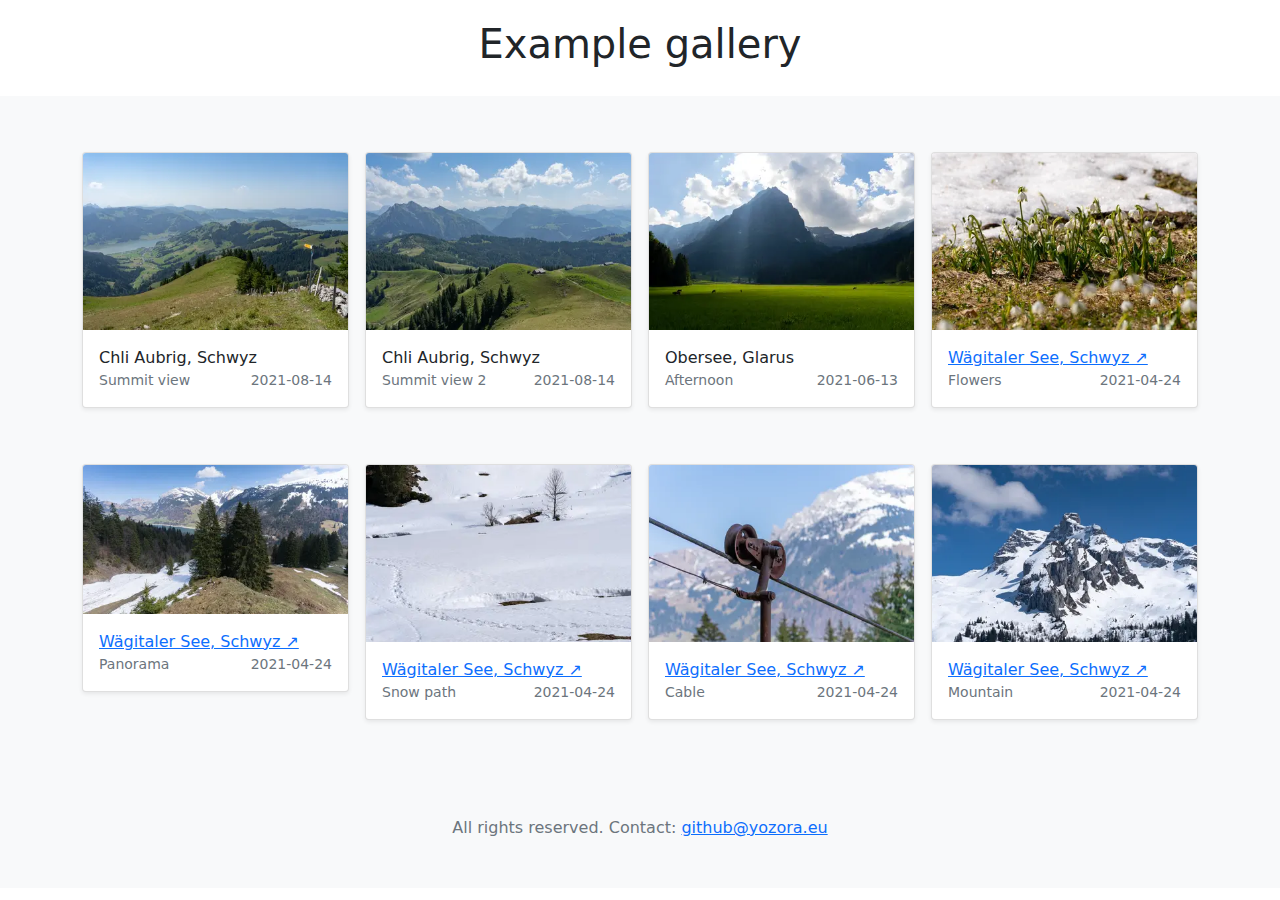
<file: index.html>
<!DOCTYPE html>
<html lang="en-US">

<head>
  <meta charset="utf-8">
  <meta name="viewport" content="width=device-width, initial-scale=1">
  <link href="css/bootstrap.min.css" rel="stylesheet">
  <link href="css/basicLightbox.min.css" rel="stylesheet">
  <link href="css/style.css" rel="stylesheet">
  <title>Example gallery</title>
</head>

<body>
  <main>

    <section class="py-1 text-center container">
      <div class="row py-lg-3">
        <div class="col-lg-6 col-md-8 mx-auto">
          <h1 class="fw-light">Example gallery</h1>
        </div>
      </div>
    </section>

    <div class="album py-5 bg-light">
      <div class="container">
        <div class="row row-cols-1 row-cols-sm-2 row-cols-md-3 row-cols-lg-4 gx-3 gy-5">
          <div class="col">
            <h2>
            </h2>
            <div class="card shadow-sm">
              <a href="img/2021-08-14-chli-aubrig-schwyz-summit-view.webp" onclick="return openLightbox('img/2021-08-14-chli-aubrig-schwyz-summit-view.webp')"><img class="card-img-top"
                  src="thumbnails/small/2021-08-14-chli-aubrig-schwyz-summit-view.webp"></a>
              <div class="card-body">
                Chli Aubrig, Schwyz
                <div class="d-flex justify-content-between align-items-center">
                  <small class="text-muted">Summit view</small>
                  <small class="text-muted">2021-08-14</small>
                </div>
              </div>
            </div>
          </div>
          <div class="col">
            <h2>
            </h2>
            <div class="card shadow-sm">
              <a href="img/2021-08-14-chli-aubrig-schwyz-summit-view-2.webp" onclick="return openLightbox('img/2021-08-14-chli-aubrig-schwyz-summit-view-2.webp')"><img class="card-img-top"
                  src="thumbnails/small/2021-08-14-chli-aubrig-schwyz-summit-view-2.webp"></a>
              <div class="card-body">
                Chli Aubrig, Schwyz
                <div class="d-flex justify-content-between align-items-center">
                  <small class="text-muted">Summit view 2</small>
                  <small class="text-muted">2021-08-14</small>
                </div>
              </div>
            </div>
          </div>
          <div class="col">
            <h2>
            </h2>
            <div class="card shadow-sm">
              <a href="img/2021-06-13-obersee-glarus-afternoon.webp" onclick="return openLightbox('img/2021-06-13-obersee-glarus-afternoon.webp')"><img class="card-img-top"
                  src="thumbnails/small/2021-06-13-obersee-glarus-afternoon.webp"></a>
              <div class="card-body">
                Obersee, Glarus
                <div class="d-flex justify-content-between align-items-center">
                  <small class="text-muted">Afternoon</small>
                  <small class="text-muted">2021-06-13</small>
                </div>
              </div>
            </div>
          </div>
          <div class="col">
            <h2>
            </h2>
            <div class="card shadow-sm">
              <a href="img/2021-04-24-wagitaler-see-schwyz-flowers.webp" onclick="return openLightbox('img/2021-04-24-wagitaler-see-schwyz-flowers.webp')"><img class="card-img-top"
                  src="thumbnails/small/2021-04-24-wagitaler-see-schwyz-flowers.webp"></a>
              <div class="card-body">
                <a href="html/2021-04-24-wagitaler-see-schwyz.html">Wägitaler See, Schwyz ↗</a>
                <div class="d-flex justify-content-between align-items-center">
                  <small class="text-muted">Flowers</small>
                  <small class="text-muted">2021-04-24</small>
                </div>
              </div>
            </div>
          </div>
          <div class="col">
            <h2>
            </h2>
            <div class="card shadow-sm">
              <a href="img/2021-04-24-wagitaler-see-schwyz-panorama.webp" onclick="return openLightbox('img/2021-04-24-wagitaler-see-schwyz-panorama.webp')"><img class="card-img-top"
                  src="thumbnails/small/2021-04-24-wagitaler-see-schwyz-panorama.webp"></a>
              <div class="card-body">
                <a href="html/2021-04-24-wagitaler-see-schwyz.html">Wägitaler See, Schwyz ↗</a>
                <div class="d-flex justify-content-between align-items-center">
                  <small class="text-muted">Panorama</small>
                  <small class="text-muted">2021-04-24</small>
                </div>
              </div>
            </div>
          </div>
          <div class="col">
            <h2>
            </h2>
            <div class="card shadow-sm">
              <a href="img/2021-04-24-wagitaler-see-schwyz-snow-path.webp" onclick="return openLightbox('img/2021-04-24-wagitaler-see-schwyz-snow-path.webp')"><img class="card-img-top"
                  src="thumbnails/small/2021-04-24-wagitaler-see-schwyz-snow-path.webp"></a>
              <div class="card-body">
                <a href="html/2021-04-24-wagitaler-see-schwyz.html">Wägitaler See, Schwyz ↗</a>
                <div class="d-flex justify-content-between align-items-center">
                  <small class="text-muted">Snow path</small>
                  <small class="text-muted">2021-04-24</small>
                </div>
              </div>
            </div>
          </div>
          <div class="col">
            <h2>
            </h2>
            <div class="card shadow-sm">
              <a href="img/2021-04-24-wagitaler-see-schwyz-cable.webp" onclick="return openLightbox('img/2021-04-24-wagitaler-see-schwyz-cable.webp')"><img class="card-img-top"
                  src="thumbnails/small/2021-04-24-wagitaler-see-schwyz-cable.webp"></a>
              <div class="card-body">
                <a href="html/2021-04-24-wagitaler-see-schwyz.html">Wägitaler See, Schwyz ↗</a>
                <div class="d-flex justify-content-between align-items-center">
                  <small class="text-muted">Cable</small>
                  <small class="text-muted">2021-04-24</small>
                </div>
              </div>
            </div>
          </div>
          <div class="col">
            <h2>
            </h2>
            <div class="card shadow-sm">
              <a href="img/2021-04-24-wagitaler-see-schwyz-mountain.webp" onclick="return openLightbox('img/2021-04-24-wagitaler-see-schwyz-mountain.webp')"><img class="card-img-top"
                  src="thumbnails/small/2021-04-24-wagitaler-see-schwyz-mountain.webp"></a>
              <div class="card-body">
                <a href="html/2021-04-24-wagitaler-see-schwyz.html">Wägitaler See, Schwyz ↗</a>
                <div class="d-flex justify-content-between align-items-center">
                  <small class="text-muted">Mountain</small>
                  <small class="text-muted">2021-04-24</small>
                </div>
              </div>
            </div>
          </div>
        </div>
      </div>
    </div>

  </main>

  <footer class="bd-footer text-muted bg-light">
    <div class="container-fluid p-5">
      <div class="row justify-content-center">
        <div class="col-auto">
          All rights reserved. Contact: <a href="mailto:github@yozora.eu">github@yozora.eu</a>
        </div>
      </div>
    </div>
  </footer>

  <script src="js/bootstrap.bundle.min.js"></script>
  <script src="js/basicLightbox.min.js"></script>
  <script src="js/wheel-zoom.min.js"></script>
  <script>
    function initLightbox(images) {
      openLightbox = () => { };
      // The lightbox doesn't work well on small devices.
      if (document.documentElement.clientWidth < 700) {
        return;
      }

      let zoomscript = null;
      const lightbox = basicLightbox.create(`
  <div id="lightboxoutercontainer">
    <div id="lightboxclose">❌</div>
    <div id="lightboxtitle"></div>
    <div id="lightboximagecontainer" onclick="closeLightbox()">
      <img id="lightboximage" onclick="event.stopPropagation()">
    </div>
    <div class="lightboxarrow" id="lightboxarrowright" onclick="openNextImage()">►</div>
    <div class="lightboxarrow" id="lightboxarrowleft" onclick="openPreviousImage()">◄</div>
  </div>
  `, {
        onShow: (lightbox) => {
          lightbox.element().querySelector('#lightboxclose').onclick = lightbox.close
          if (zoomscript) {
            zoomscript.destroy();
          }
          zoomscript = WZoom.create(lightbox.element().querySelector('#lightboximage'), {
            smoothTime: 0.1,
            smoothTimeDrag: 0,
            maxScale: 1.5,
            speed: 1.3,
            zoomOnClick: false,
          });
        },
        onClose: () => history.replaceState(null, '', '#'),
      })

      let currentImageIndex = 0;
      let nextImagePreloaded = -1;
      let preloadedImg = new Image();
      const imageContainer = lightbox.element().querySelector('#lightboximage');
      // Disable dragging, it interferes with the panning from the zoom script.
      imageContainer.ondragstart = () => { return false; };
      imageContainer.onload = () => {
        zoomscript.prepare();
        imageContainer.style.filter = '';
        imageContainer.style.visibility = 'visible';
        // Preload next image
        if (currentImageIndex < images.length - 1) {
          preloadedImg.src = '';
          preloadedImg.onload = () => { nextImagePreloaded = currentImageIndex + 1; }
          preloadedImg.src = images[currentImageIndex + 1].url;
        }
      }
      window.onresize = () => { zoomscript.prepare(); };

      const newImg = new Image();
      newImg.onload = () => {
        imageContainer.style.visibility = 'hidden';  // Minimize flickering
        imageContainer.src = newImg.src;
      }
      function updateLightboxImage() {
        // Update the title immediately for responsiveness.
        lightbox.element().querySelector('#lightboxtitle').textContent = images[currentImageIndex].title;

        // Load the image while keeping the old image visible to minimize flickering from the zoom script.
        const newURL = images[currentImageIndex].url;
        newImg.src = images[currentImageIndex].url;
        history.replaceState(null, '', '#' + newURL);
        if (nextImagePreloaded !== currentImageIndex) { // not preloaded, loading could be slow
          imageContainer.style.filter = 'brightness(30%)';
        }
        // Cancel pending preload.
        preloadedImg.onload = () => {};
        preloadedImg.src = '';
      }

      openPreviousImage = () => {
        if (currentImageIndex > 0) {
          --currentImageIndex
        };
        updateLightboxImage();
      }
      openNextImage = () => {
        if (currentImageIndex < images.length - 1) {
          ++currentImageIndex;
        }
        updateLightboxImage();
      }

      document.addEventListener(
        "keydown",
        (event) => {
          switch (event.code) {
            case "ArrowLeft": openPreviousImage(); break;
            case "ArrowRight": openNextImage(); break;
            case "Escape": closeLightbox(); break;
          }
        },
        false,
      );

      openLightbox = (url) => {
        const i = images.findIndex((img) => img.url === url)
        if (i == -1) {
          return true;
        }
        currentImageIndex = i;
        updateLightboxImage();
        lightbox.show();
        return false;
      }

      closeLightbox = () => lightbox.close();

      const anchor = window.location.hash.substring(1);
      if (anchor) {
        openLightbox(anchor);
      }
    }

    const images = [
      { url: "img/2021-08-14-chli-aubrig-schwyz-summit-view.webp", title: "2021-08-14 Chli Aubrig, Schwyz, Summit view" },
      { url: "img/2021-08-14-chli-aubrig-schwyz-summit-view-2.webp", title: "2021-08-14 Chli Aubrig, Schwyz, Summit view 2" },
      { url: "img/2021-06-13-obersee-glarus-afternoon.webp", title: "2021-06-13 Obersee, Glarus, Afternoon" },
      { url: "img/2021-04-24-wagitaler-see-schwyz-flowers.webp", title: "2021-04-24 Wägitaler See, Schwyz, Flowers" },
      { url: "img/2021-04-24-wagitaler-see-schwyz-panorama.webp", title: "2021-04-24 Wägitaler See, Schwyz, Panorama" },
      { url: "img/2021-04-24-wagitaler-see-schwyz-snow-path.webp", title: "2021-04-24 Wägitaler See, Schwyz, Snow path" },
      { url: "img/2021-04-24-wagitaler-see-schwyz-cable.webp", title: "2021-04-24 Wägitaler See, Schwyz, Cable" },
      { url: "img/2021-04-24-wagitaler-see-schwyz-mountain.webp", title: "2021-04-24 Wägitaler See, Schwyz, Mountain" },
    ]
    initLightbox(images);
  </script>
</body>

</html>
</file>
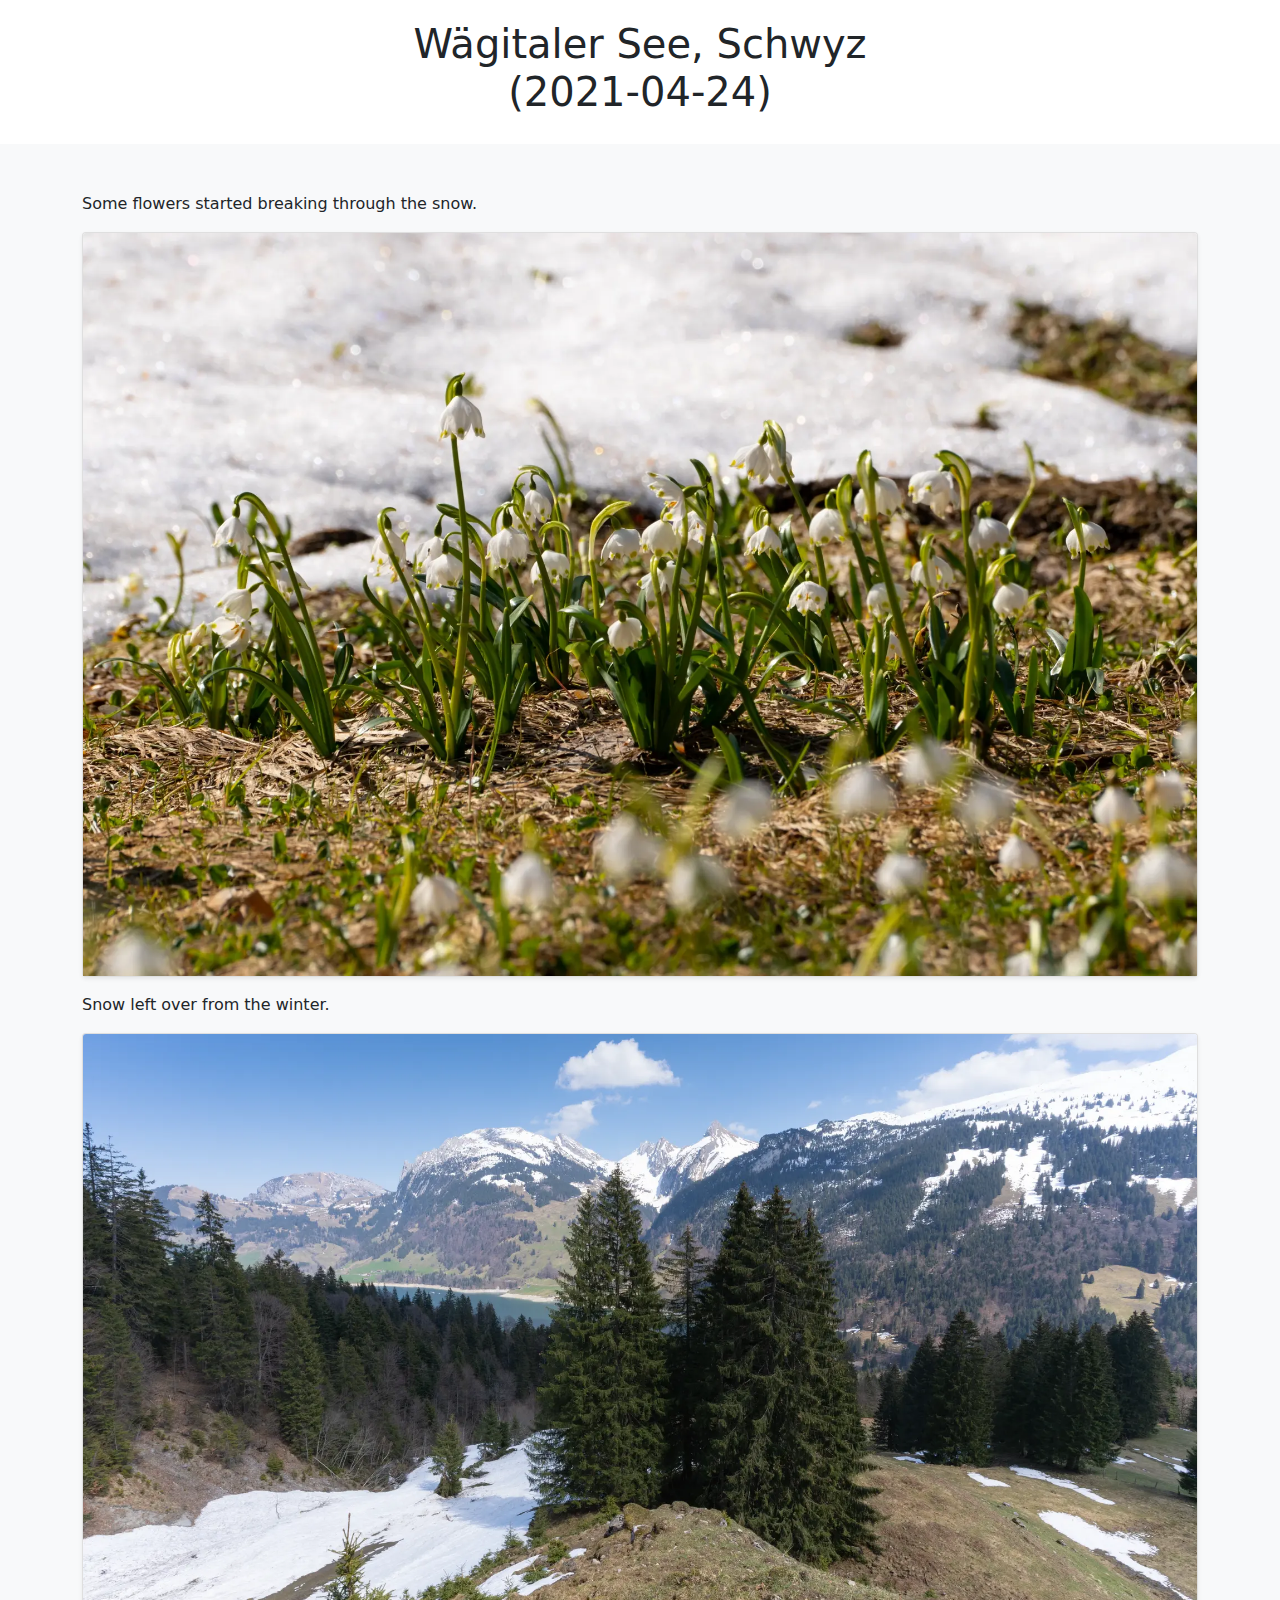
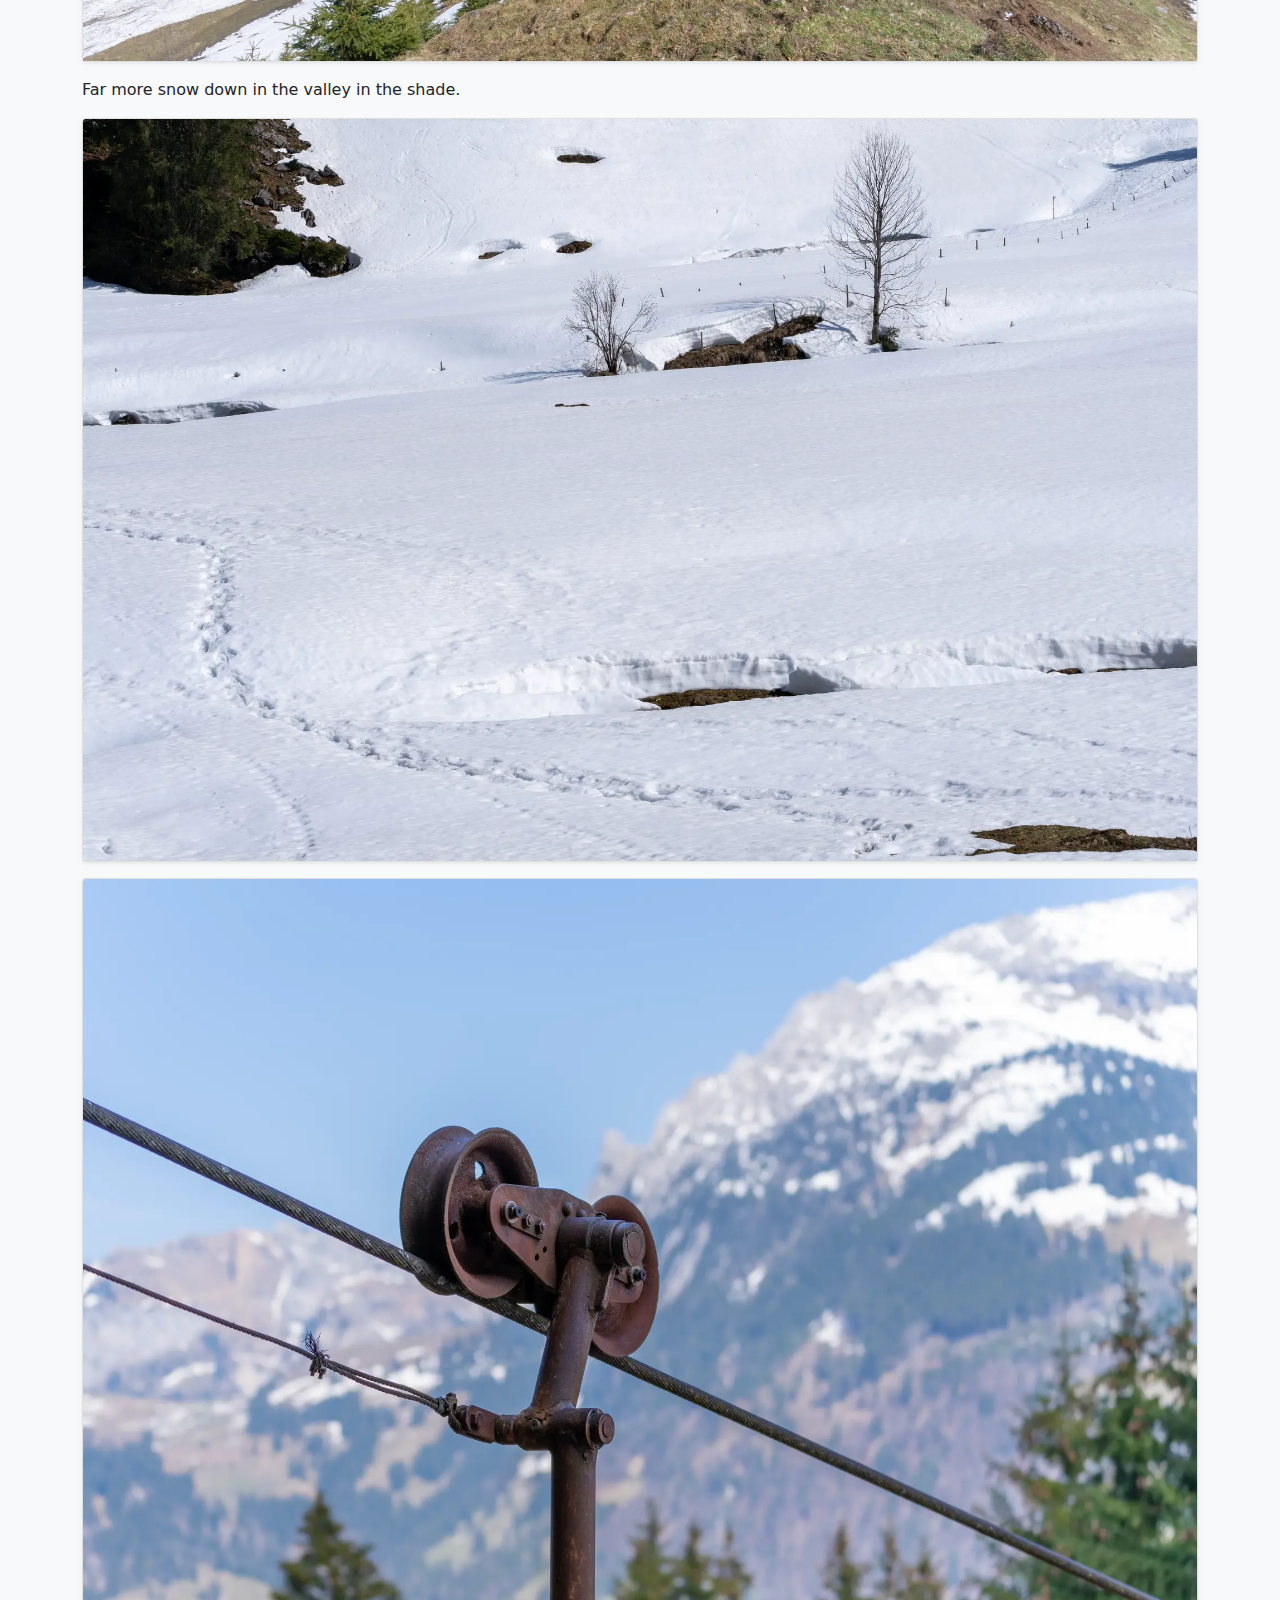
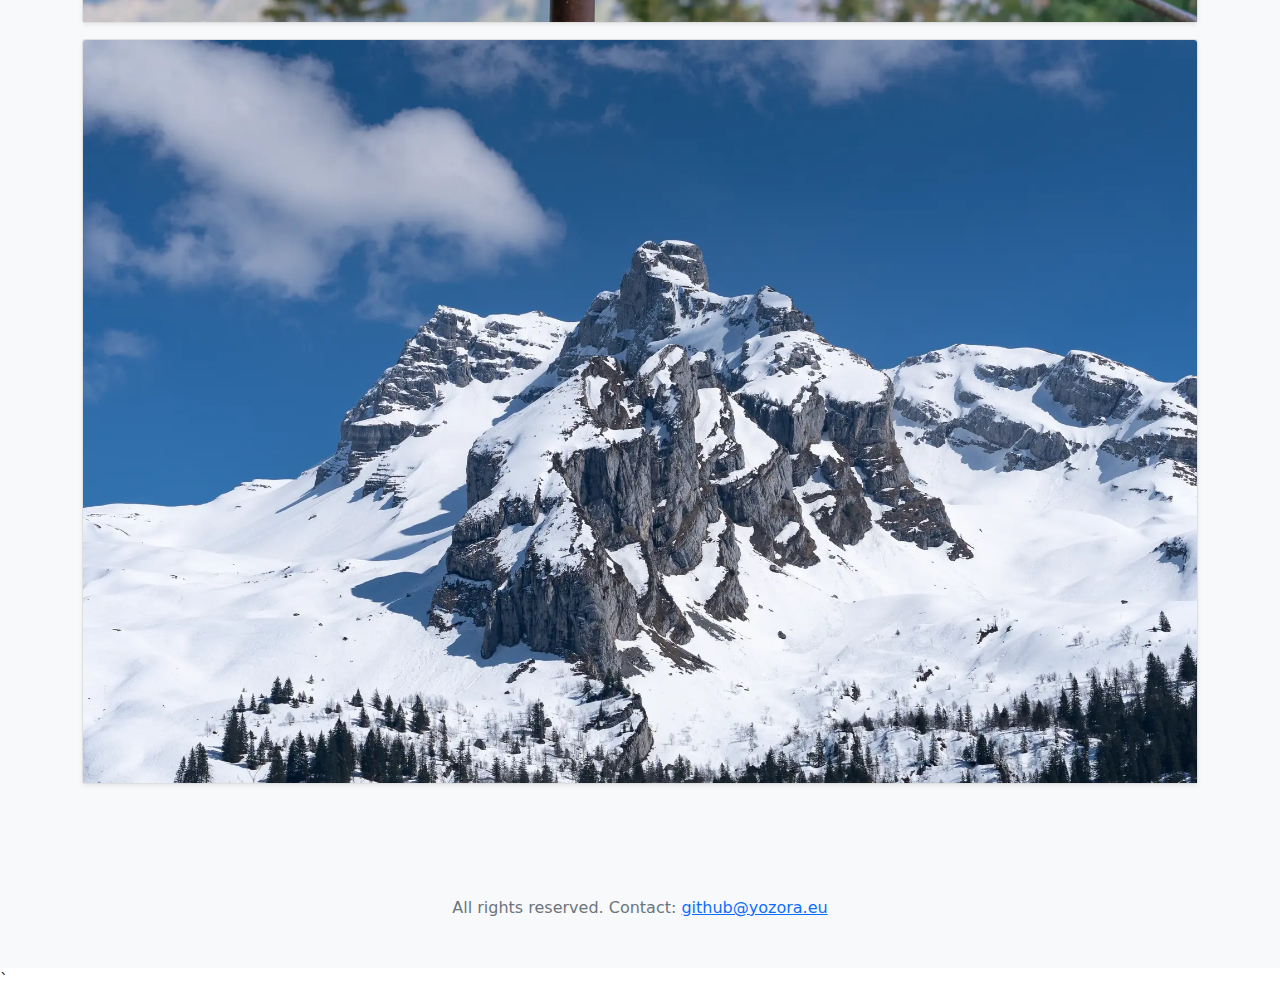
<file: html/2021-04-24-wagitaler-see-schwyz.html>
<!DOCTYPE html>
<html lang="en-US">
  <head>
    <meta charset="utf-8">
    <meta name="viewport" content="width=device-width, initial-scale=1">
    <link href="../css/bootstrap.min.css" rel="stylesheet">
    <link href="../css/style.css" rel="stylesheet">
    <title>Wägitaler See, Schwyz</title>
  </head>
  <body>
    <main>

      <section class="py-1 text-center container">
        <div class="row py-lg-3">
          <div class="col-lg-6 col-md-8 mx-auto">
            <h1 class="fw-light">Wägitaler See, Schwyz (2021-04-24)</h1>
          </div>
        </div>
      </section>

      <div class="album py-5 bg-light">
        <div class="container">
          <p>Some flowers started breaking through the snow.</p>
<p><div class="card shadow-sm mb-3" id="flowers"><a href="../img/2021-04-24-wagitaler-see-schwyz-flowers.webp"><img class="card-img-top" src="../thumbnails/large/2021-04-24-wagitaler-see-schwyz-flowers.webp"></a></div></p>
<p>Snow left over from the winter.</p>
<p><div class="card shadow-sm mb-3" id="panorama"><a href="../img/2021-04-24-wagitaler-see-schwyz-panorama.webp"><img class="card-img-top" src="../thumbnails/large/2021-04-24-wagitaler-see-schwyz-panorama.webp"></a></div></p>
<p>Far more snow down in the valley in the shade.</p>
<p><div class="card shadow-sm mb-3" id="snow-path"><a href="../img/2021-04-24-wagitaler-see-schwyz-snow-path.webp"><img class="card-img-top" src="../thumbnails/large/2021-04-24-wagitaler-see-schwyz-snow-path.webp"></a></div></p>
<p><div class="card shadow-sm mb-3" id="cable"><a href="../img/2021-04-24-wagitaler-see-schwyz-cable.webp"><img class="card-img-top" src="../thumbnails/large/2021-04-24-wagitaler-see-schwyz-cable.webp"></a></div></p>
<p><div class="card shadow-sm mb-3" id="mountain"><a href="../img/2021-04-24-wagitaler-see-schwyz-mountain.webp"><img class="card-img-top" src="../thumbnails/large/2021-04-24-wagitaler-see-schwyz-mountain.webp"></a></div></p>

        </div>
      </div>

    </main>

    <footer class="bd-footer text-muted bg-light">
      <div class="container-fluid p-5">
        <div class="row justify-content-center">
          <div class="col-auto">
            All rights reserved. Contact: <a href="mailto:github@yozora.eu">github@yozora.eu</a>
          </div>
        </div>
      </div>
    </footer>

    <script src="../js/bootstrap.bundle.min.js"></script>
  </body>
</html>`
</file>
<file: css/basicLightbox.min.css>
/*
  https://github.com/electerious/basicLightbox
  Licensed under MIT (https://github.com/electerious/basicLightbox/blob/master/LICENSE)
*/
.basicLightbox{position:fixed;display:flex;justify-content:center;align-items:center;top:0;left:0;width:100%;height:100vh;background:rgba(0,0,0,.8);opacity:.01;transition:opacity .4s ease;z-index:1000;will-change:opacity}.basicLightbox--visible{opacity:1}.basicLightbox__placeholder{max-width:100%;transform:scale(.9);transition:transform .4s ease;z-index:1;will-change:transform}.basicLightbox__placeholder>iframe:first-child:last-child,.basicLightbox__placeholder>img:first-child:last-child,.basicLightbox__placeholder>video:first-child:last-child{display:block;position:absolute;top:0;right:0;bottom:0;left:0;margin:auto;max-width:95%;max-height:95%}.basicLightbox__placeholder>iframe:first-child:last-child,.basicLightbox__placeholder>video:first-child:last-child{pointer-events:auto}.basicLightbox__placeholder>img:first-child:last-child,.basicLightbox__placeholder>video:first-child:last-child{width:auto;height:auto}.basicLightbox--iframe .basicLightbox__placeholder,.basicLightbox--img .basicLightbox__placeholder,.basicLightbox--video .basicLightbox__placeholder{width:100%;height:100%;pointer-events:none}.basicLightbox--visible .basicLightbox__placeholder{transform:scale(1)}
</file>
<file: css/style.css>
#lightboxoutercontainer {
    height: 100vh;
}

#lightboxclose {
    position: absolute;
    right: 10pt;
    font-size: 20pt;
    user-select: none;
    height: 30px;
}

#lightboxtitle {
    text-align: center;
    font-size: 15pt;
    color: white;
}

#lightboximagecontainer {
    height: calc(100% - 30px);
    display: flex;
    align-items: center;
    justify-content: center;
}

.basicLightbox {
    background: rgba(0, 0, 0, 0.9);
}

.lightboxarrow {
    position: absolute;
    top: 50%;
    font-size: 20pt;
    user-select: none;
    color: white;
}

#lightboxarrowright {
    right: 10pt;
}

#lightboxarrowleft {
    left: 10pt;
}
</file>
